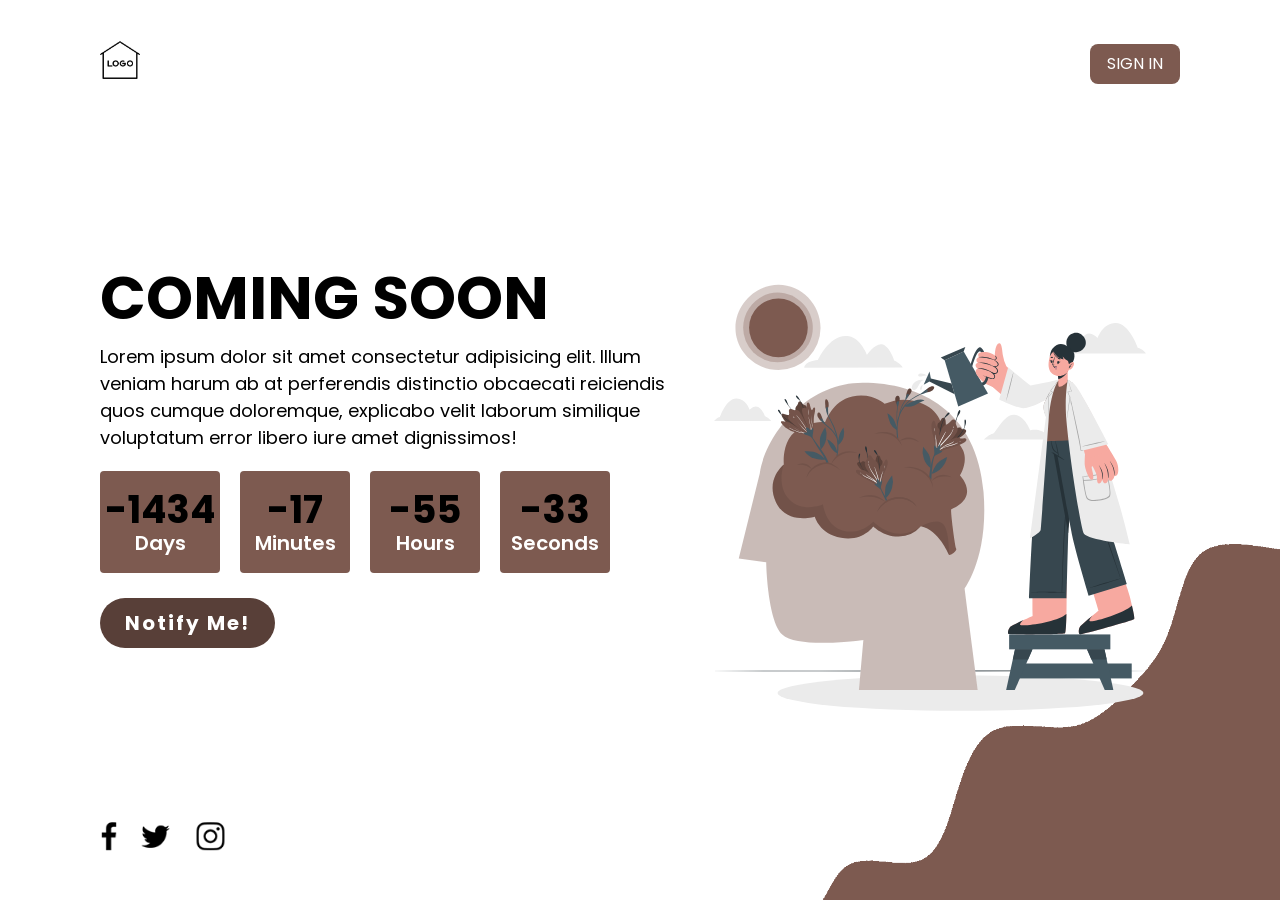
<file: index.html>
<!DOCTYPE html>
<html lang="en">
  <head>
    <meta charset="UTF-8" />
    <meta http-equiv="X-UA-Compatible" content="IE=edge" />
    <meta name="viewport" content="width=device-width, initial-scale=1.0" />
    <link rel="stylesheet" href="style.css" />
    <script src="script.js" defer></script>
    <title>Coming Soon</title>
  </head>
  <body>
    <!-- Nav Start -->
    <header>
      <a href="#" class="logo"
        ><img src="img/logo.png" width="40px" alt="logo image"
      /></a>
      <nav>
        <ul>
          <li><button>Sign In</button></li>
        </ul>
      </nav>
    </header>
    <!-- Nav End -->

    <!-- Main Content Start -->
    <section class="main">
      <img src="img/curve 1.png" width="600px" class="wave" alt="Curve" />
      <div class="content">
        <h2>Coming Soon</h2>
        <p>
          Lorem ipsum dolor sit amet consectetur adipisicing elit. Illum veniam
          harum ab at perferendis distinctio obcaecati reiciendis quos cumque
          doloremque, explicabo velit laborum similique voluptatum error libero
          iure amet dignissimos!
        </p>
        <!-- Countdown Start -->
        <div class="countdown">
          <div class="time">
            <div id="day"></div>
            <span>Days</span>
          </div>
          <div class="time">
            <div id="hour"></div>
            <span>Minutes</span>
          </div>
          <div class="time">
            <div id="minute"></div>
            <span>Hours</span>
          </div>
          <div class="time">
            <div id="second"></div>
            <span>Seconds</span>
          </div>
        </div>
        <!-- Countdown End -->
        <a href="#" onclick="notify();">Notify Me!</a>
      </div>
      <div class="imgBx">
        <img src="img/soon 1.svg" width="500px" alt="Img" />
      </div>
      <!-- Sosmed Start -->
      <ul class="sosmed">
        <li>
          <a href="#"><img src="img/facebook.png" alt="" /></a>
        </li>
        <li>
          <a href="#"><img src="img/twitter.png" alt="" /></a>
        </li>
        <li>
          <a href="https://www.instagram.com/mthoriq_as/" target="_blank"
            ><img src="img/instagram.png" alt=""
          /></a>
        </li>
      </ul>
      <!-- Sosmed End -->
    </section>
    <!-- Main Content End -->

    <!-- Form Start -->
    <div class="form-notify">
      <h2>Stay Tuned</h2>
      <p>Get notified at lunch!</p>
      <div class="inputBox">
        <form action="">
          <input
            type="email"
            name=""
            placeholder="Enter Email Address"
            id=""
            required
          />
          <input type="submit" value="Submit" />
        </form>
      </div>
      <img src="img/close.png" class="close" onclick="notify()" alt="" />
    </div>
    <!-- Form End -->
  </body>
</html>
</file>
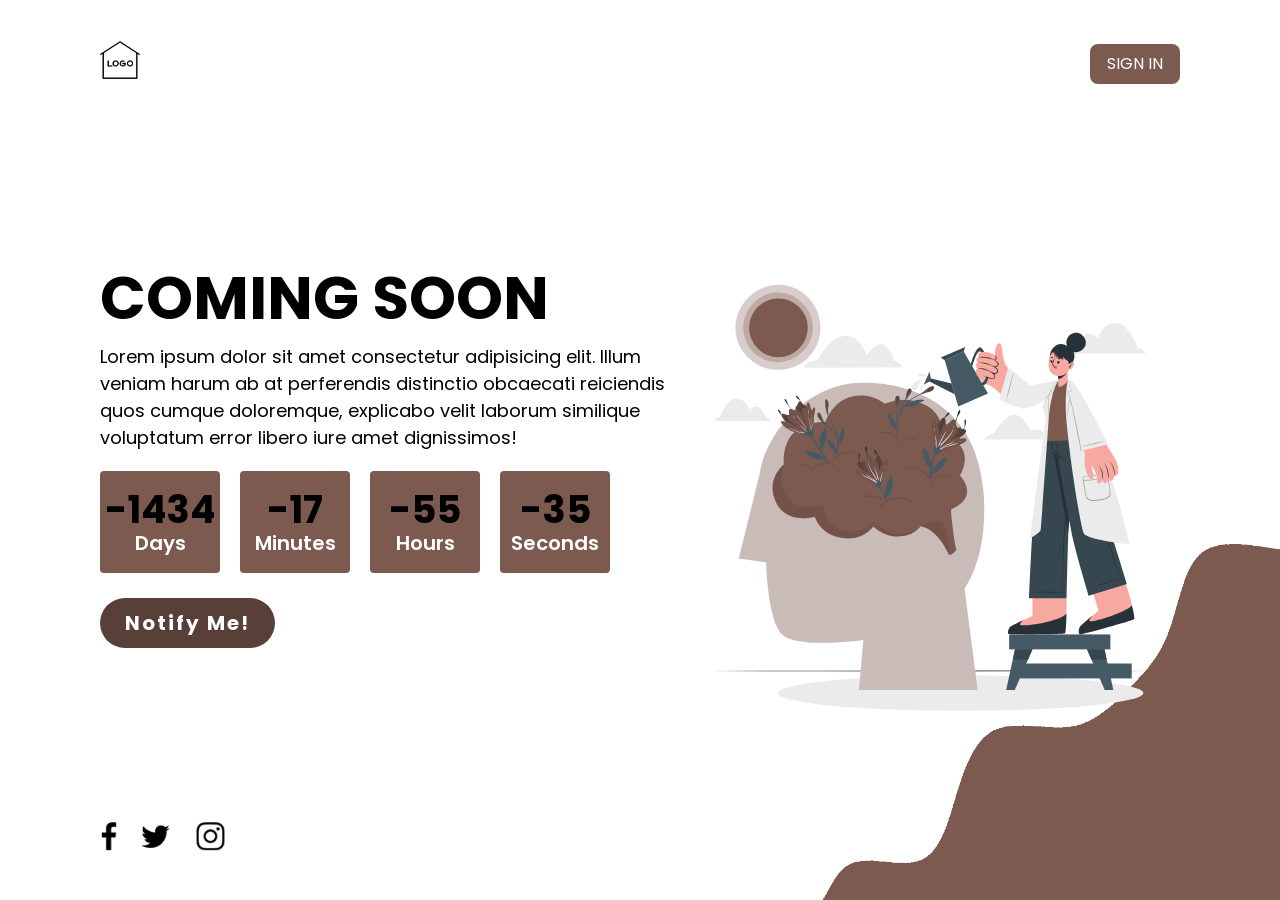
<file: comingSoon.html>
<!DOCTYPE html>
<html lang="en">
  <head>
    <meta charset="UTF-8" />
    <meta http-equiv="X-UA-Compatible" content="IE=edge" />
    <meta name="viewport" content="width=device-width, initial-scale=1.0" />
    <link rel="stylesheet" href="style.css" />
    <script src="script.js" defer></script>
    <title>Coming Soon</title>
  </head>
  <body>
    <!-- Nav Start -->
    <header>
      <a href="#" class="logo"
        ><img src="/img/logo.png" width="40px" alt="logo image"
      /></a>
      <nav>
        <ul>
          <li><button>Sign In</button></li>
        </ul>
      </nav>
    </header>
    <!-- Nav End -->

    <!-- Main Content Start -->
    <section class="main">
      <img src="/img/curve 1.png" width="600px" class="wave" alt="Curve" />
      <div class="content">
        <h2>Coming Soon</h2>
        <p>
          Lorem ipsum dolor sit amet consectetur adipisicing elit. Illum veniam
          harum ab at perferendis distinctio obcaecati reiciendis quos cumque
          doloremque, explicabo velit laborum similique voluptatum error libero
          iure amet dignissimos!
        </p>
        <!-- Countdown Start -->
        <div class="countdown">
          <div class="time">
            <div id="day"></div>
            <span>Days</span>
          </div>
          <div class="time">
            <div id="hour"></div>
            <span>Minutes</span>
          </div>
          <div class="time">
            <div id="minute"></div>
            <span>Hours</span>
          </div>
          <div class="time">
            <div id="second"></div>
            <span>Seconds</span>
          </div>
        </div>
        <!-- Countdown End -->
        <a href="#" onclick="notify();">Notify Me!</a>
      </div>
      <div class="imgBx">
        <img src="/img/soon 1.svg" width="500px" alt="Img" />
      </div>
      <!-- Sosmed Start -->
      <ul class="sosmed">
        <li>
          <a href="#"><img src="/img/facebook.png" alt="" /></a>
        </li>
        <li>
          <a href="#"><img src="/img/twitter.png" alt="" /></a>
        </li>
        <li>
          <a href="https://www.instagram.com/mthoriq_as/" target="_blank"
            ><img src="/img/instagram.png" alt=""
          /></a>
        </li>
      </ul>
      <!-- Sosmed End -->
    </section>
    <!-- Main Content End -->

    <!-- Form Start -->
    <div class="form-notify">
      <h2>Stay Tuned</h2>
      <p>Get notified at lunch!</p>
      <div class="inputBox">
        <form action="">
          <input
            type="email"
            name=""
            placeholder="Enter Email Address"
            id=""
            required
          />
          <input type="submit" value="Submit" />
        </form>
      </div>
      <img src="/img/close.png" class="close" onclick="notify()" alt="" />
    </div>
    <!-- Form End -->
  </body>
</html>
</file>
<file: style.css>
@import url("https://fonts.googleapis.com/css2?family=Patrick+Hand&family=Poppins:wght@200;300;400;500&display=swap");

* {
  box-sizing: border-box;
  margin: 0;
  padding: 0;
  font-family: "Poppins", sans-serif;
}

body {
  background: white;
}

header {
  position: absolute;
  top: 0;
  left: 0;
  width: 100%;
  padding: 40px 100px;
  display: flex;
  justify-content: space-between;
  align-items: center;
  z-index: 10;
}

/* header .logo {
  position: relative;
  color: white;
  font-size: 30px;
  text-decoration: none;
  font-weight: 600;
} */

header nav ul {
  position: relative;
  display: flex;
  list-style: none;
}
header nav ul li button {
  text-decoration: none;
  color: white;
  width: 90px;
  height: 40px;
  border: none;
  outline: none;
  text-transform: uppercase;
  background-color: #7d5a50;
  font-size: 1em;
  border-radius: 8px;
  cursor: pointer;
}
li button:hover {
  text-decoration: none;
  color: black;
  font-size: 20px;
}
section {
  position: relative;
  display: flex;
  justify-content: space-between;
  align-items: center;
  min-height: 100vh;
  padding: 0 100px;
}
section .content {
  position: relative;
  max-width: 600px;
  z-index: 1000;
}
section .content h2 {
  font-size: 60px;
  color: black;
  text-transform: uppercase;
}

section .content p {
  font-size: 18px;
  color: black;
}
section .content .countdown {
  display: flex;
  margin: 20px 0;
}
section .content .countdown .time {
  display: flex;
  justify-content: center;
  align-items: center;
  flex-direction: column;
  background: #7d5a50;
  margin-right: 20px;
  font-size: 38px;
  min-width: 110px;
  font-weight: 700;
  padding: 10px 5px 15px;
  border-radius: 4px;
  color: black;
}

section .content .countdown .time span {
  margin-top: -10px;
  font-size: 20px;
  font-weight: 600;
  color: white;
}
section .content a {
  position: relative;
  margin-top: 5px;
  display: inline-block;
  background-color: #583f38;
  color: white;
  font-size: 20px;
  letter-spacing: 2px;
  padding: 10px 25px;
  text-decoration: none;
  border-radius: 40px;
  font-weight: bold;
}

section .content a:hover {
  color: black;
  background-color: gray;
}
section .imgBx img {
  position: relative;
  /* width: 100%; */
  margin-top: 100px;
  z-index: 2;
}
.wave {
  position: absolute;
  bottom: 0;
  right: 0;
  z-index: 1;
  pointer-events: none;
}
section .sosmed {
  position: absolute;
  bottom: 40px;
  left: 100px;
  z-index: 1000;
  display: flex;
  justify-content: center;
  align-items: center;
}

section .sosmed li {
  list-style: none;
}
section .sosmed li {
  display: block;
  margin-right: 20px;
  transform: scale(0.8);
}

.form-notify {
  position: fixed;
  top: 50%;
  left: 50%;
  transform: translate(-50%, -50%);
  padding: 60px;
  width: 600px;
  background: white;
  z-index: 10000;
  box-shadow: 0 0 0 100vh rgba(211, 211, 211, 0.8);
  visibility: hidden;
  opacity: 0;
  transition: 0.3s;
  border-radius: 20px;
  background: #7d5a50;
}

.form-notify.active {
  visibility: visible;
  opacity: 1;
}
.form-notify h2 {
  font-size: 48px;
  color: black;
}

.form-notify .inputBox input {
  padding: 10px;
  outline: none;
  width: 300px;
  font-size: 18px;
  border: 1px solid #999;
  border-radius: 10px;
}
.form-notify .inputBox input[type="submit"] {
  padding: 10px;
  outline: none;
  width: 140px;
  font-size: 18px;
  border: 1px solid #7d5a50;
  letter-spacing: 2px;
  box-sizing: border-box;
  cursor: pointer;
  border-radius: 10px;
}

.form-notify .close {
  position: absolute;
  top: 20px;
  right: 20px;
  width: 40px;
  height: 40px;
  cursor: pointer;
}

@media (max-width: 991px) {
  section {
    flex-direction: column;
    padding-top: 150px;
    height: auto;
  }

  section .content {
    max-width: 100%;
  }

  section .imgBx img {
    margin-top: 0;
  }
}

@media (max-width: 767px) {
  header {
    padding: 20px 50px;
  }
  section {
    flex-direction: column;
    padding: 20px 50px;
    height: auto;
  }
  header nav ul li button {
    width: 90px;
    height: 35px;
  }
  section .content h2 {
    font-size: 36px;
    margin-top: 50px;
  }
  section.content p {
    font-size: 16px;
  }
  section .content .countdown .time {
    font-size: 30px;
    min-width: 70px;
    margin-right: 5px;
  }
  section .content .countdown .time span {
    font-size: 14px;
  }
  section .content a {
    position: relative;
    margin-top: 10px;
    display: inline-block;
    background-color: #583f38;
    color: white;
    font-size: 16px;
    letter-spacing: 2px;
    padding: 10px 25px;
    text-decoration: none;
    border-radius: 40px;
    font-weight: bold;
  }
  section .sosmed {
    left: 50px;
  }
  .form-notify {
    width: 90%;
    padding: 30px;
  }
  .form-notify .inputBox input {
    margin-top: 10px;
    width: 100%;
  }
  .form-notify h2 {
    font-size: 36px;
  }
}
</file>
